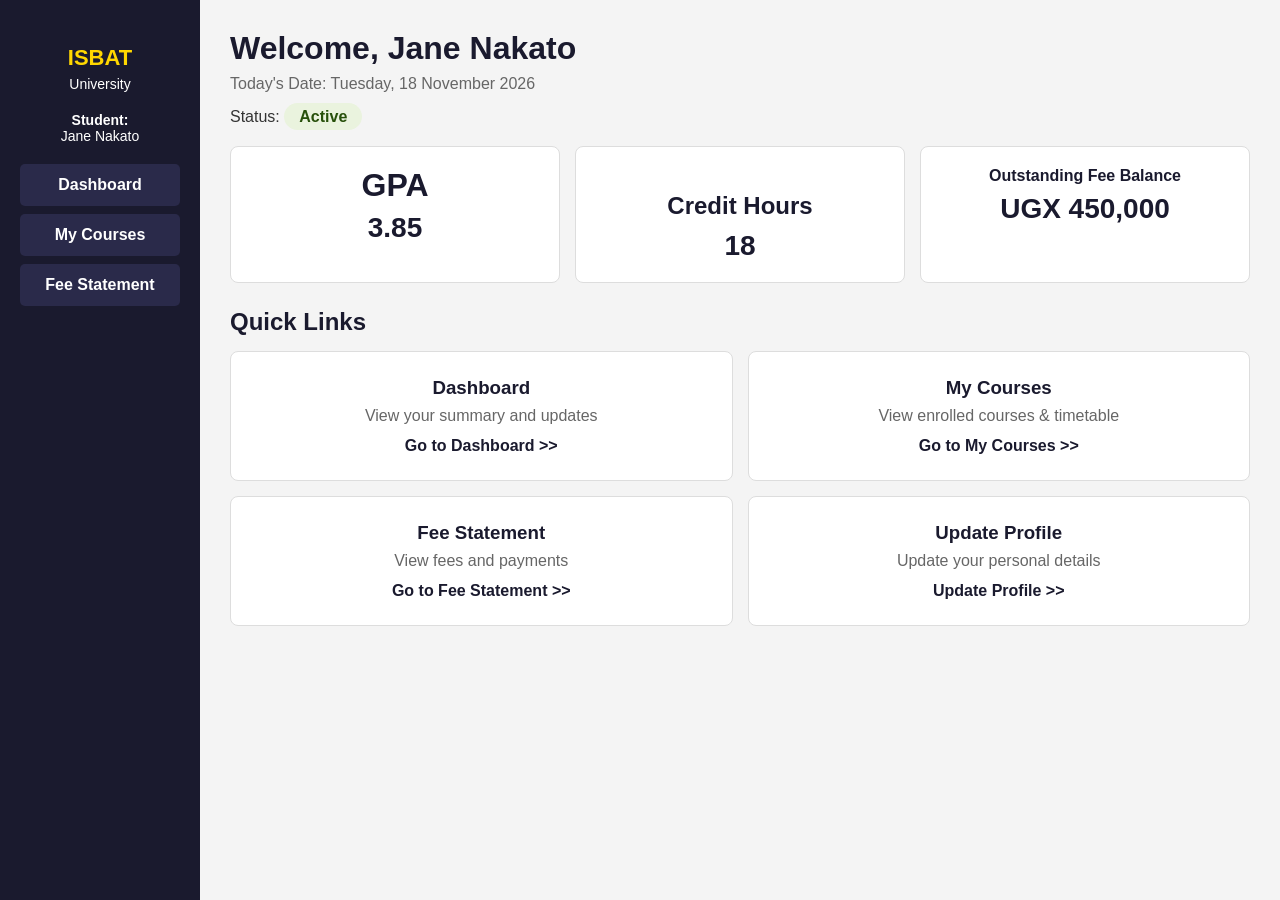
<file: index.html>
<!DOCTYPE html>
<html lang="en">
<head>
    <title>ISBAT - Student Dashboard</title>
    <meta charset="UTF-8">
    <link rel="stylesheet" href="portal.css">
    <!-- INTERNAL CSS - ONLY FOR QUICK-LINKS GRID -->
    <style>
        .quick-links {
            display: grid;
            grid-template-columns: 1fr 1fr;
            gap: 15px;
            margin-top: 15px;
        }
        .quick-card {
            background: white; border: 1px solid #ddd; border-radius: 8px;
            padding: 25px; text-align: center;
        }
        .quick-card h3 { color: #1A1A2E; margin-bottom: 8px; }
        .quick-card p { color: #666; margin-bottom: 12px; }
        .quick-card a { color: #1A1A2E; font-weight: bold; text-decoration: none; }
        .quick-card a:hover { color: #FFD700; }
    </style>
</head>
<body>

    <!-- SIDEBAR -->
    <div class="sidebar">
        <h2>ISBAT</h2>
        <p>University</p>
        <p><strong>Student:</strong><br>Jane Nakato</p>
        <nav>
            <a href="index.html">Dashboard</a>
            <a href="courses.html">My Courses</a>
            <a href="fees.html">Fee Statement</a>
        </nav>
    </div>

    <!-- MAIN AREA -->
    <div class="main">
        <h1>Welcome, Jane Nakato</h1>
        <p class="date">Today's Date: Tuesday, 18 November 2026</p>

        <!-- STATUS BADGE - INLINE CSS ONLY -->
        <p>Status: <span style="background:#EAF3DE; color:#27500A; 
        padding:5px 15px; border-radius:20px; font-weight:bold;">Active</span></p>

        <!-- 3 SUMMARY CARDS -->
        <div class="metrics">
            <div class="metric-card">
                <h1>GPA</h1>
                <p class="value">3.85</p>
            </div>
            
            <div class="metric-card">
                <h2>Credit Hours</h2>
                <p class="value">18</p>
            </div>
           
            <div class="metric-card">
                <h3>Outstanding Fee Balance</h3>
                <p class="value">UGX 450,000</p>
            </div>
        </div>

        <h2>Quick Links</h2>
        <div class="quick-links">
            
            <div class="quick-card">
                <h3>Dashboard</h3>
                <p>View your summary and updates</p>
                <a href="index.html">Go to Dashboard &gt;&gt;</a>
            </div>
            
            <div class="quick-card">
                <h3>My Courses</h3>
                <p>View enrolled courses & timetable</p>
                <a href="courses.html">Go to My Courses &gt;&gt;</a>
            </div>
            
            <div class="quick-card">
                <h3>Fee Statement</h3>
                <p>View fees and payments</p>
                <a href="fees.html">Go to Fee Statement &gt;&gt;</a>
            </div>
            
            <div class="quick-card">
                <h3>Update Profile</h3>
                <p>Update your personal details</p>
                <a href="#">Update Profile &gt;&gt;</a>
            </div>
        </div>
    </div>

</body>
</html>
</file>
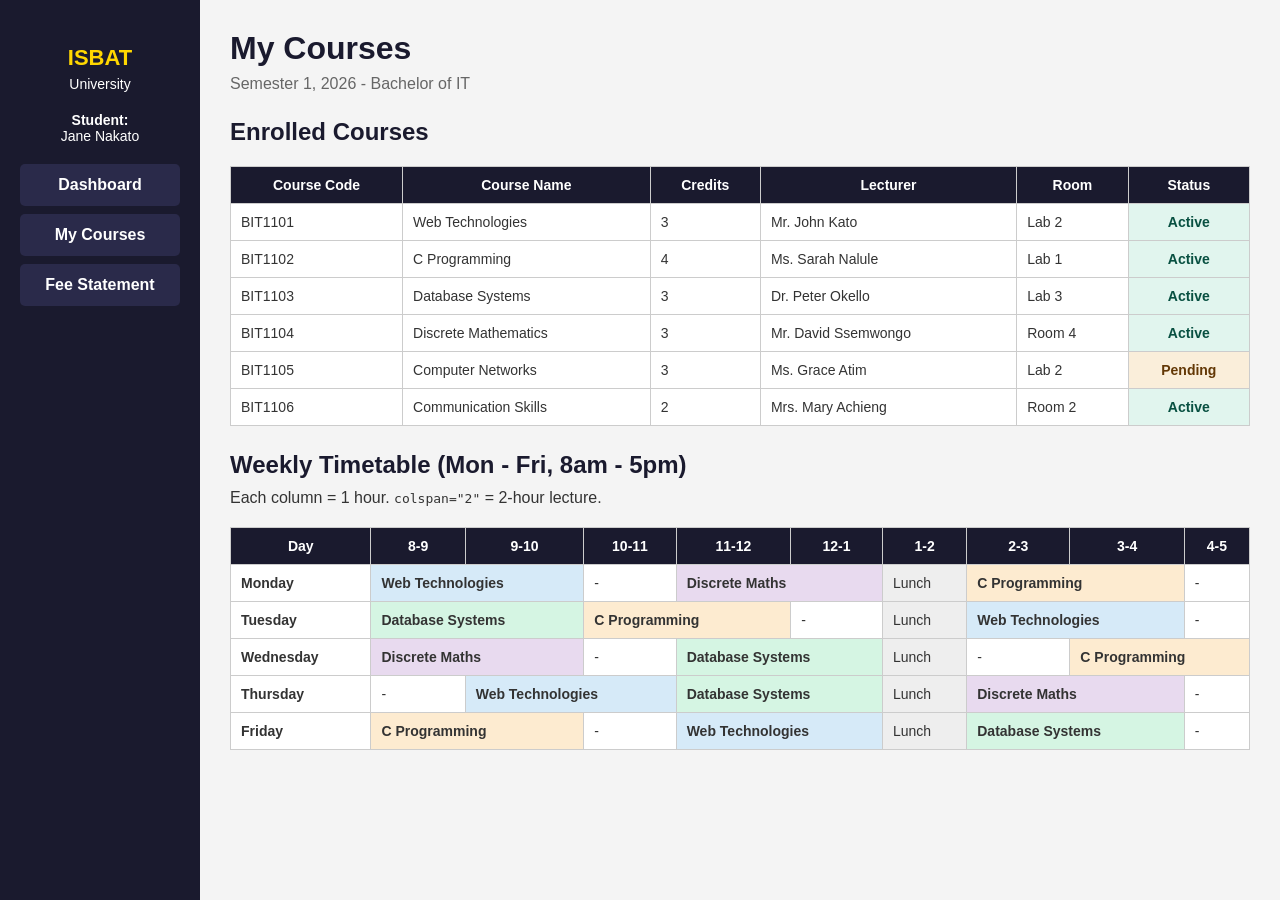
<file: courses.html>
<!DOCTYPE html>
<html lang="en">
<head>
    <title>ISBAT - My Courses</title>
    <meta charset="UTF-8">
    <link rel="stylesheet" href="portal.css">
    <!-- INTERNAL CSS - ONLY FOR TIMETABLE COLOURS -->
    <style>
        .webtech { background: #D6EAF8; font-weight: bold; }
        .cprog { background: #FDEBD0; font-weight: bold; }
        .db { background: #D5F5E3; font-weight: bold; }
        .discrete { background: #E8DAEF; font-weight: bold; }
        .lunch { background: #EEEEEE; }
    </style>
</head>
<body>

    <div class="sidebar">
        <h2>ISBAT</h2>
        <p>University</p>
        <p><strong>Student:</strong><br>Jane Nakato</p>
        <nav>
            <a href="index.html">Dashboard</a>
            <a href="courses.html">My Courses</a>
            <a href="fees.html">Fee Statement</a>
        </nav>
    </div>

    <div class="main">
        <h1>My Courses</h1>
        <p class="date">Semester 1, 2026 - Bachelor of IT</p>

        <h2>Enrolled Courses</h2>
        <table>
            <tr><th>Course Code</th><th>Course Name</th><th>Credits</th><th>Lecturer</th><th>Room</th><th>Status</th></tr>
            <tr><td>BIT1101</td><td>Web Technologies</td><td>3</td><td>Mr. John Kato</td><td>Lab 2</td><td style="background:#E1F5EE; color:#085041; font-weight:bold; text-align:center;">Active</td></tr>
            <tr><td>BIT1102</td><td>C Programming</td><td>4</td><td>Ms. Sarah Nalule</td><td>Lab 1</td><td style="background:#E1F5EE; color:#085041; font-weight:bold; text-align:center;">Active</td></tr>
            <tr><td>BIT1103</td><td>Database Systems</td><td>3</td><td>Dr. Peter Okello</td><td>Lab 3</td><td style="background:#E1F5EE; color:#085041; font-weight:bold; text-align:center;">Active</td></tr>
            <tr><td>BIT1104</td><td>Discrete Mathematics</td><td>3</td><td>Mr. David Ssemwongo</td><td>Room 4</td><td style="background:#E1F5EE; color:#085041; font-weight:bold; text-align:center;">Active</td></tr>
            <tr><td>BIT1105</td><td>Computer Networks</td><td>3</td><td>Ms. Grace Atim</td><td>Lab 2</td><td style="background:#FAEEDA; color:#633806; font-weight:bold; text-align:center;">Pending</td></tr>
            <tr><td>BIT1106</td><td>Communication Skills</td><td>2</td><td>Mrs. Mary Achieng</td><td>Room 2</td><td style="background:#E1F5EE; color:#085041; font-weight:bold; text-align:center;">Active</td></tr>
        </table>

        <h2>Weekly Timetable (Mon - Fri, 8am - 5pm)</h2>
        <p>Each column = 1 hour. <code>colspan="2"</code> = 2-hour lecture.</p>
        <table>
            <tr><th>Day</th><th>8-9</th><th>9-10</th><th>10-11</th><th>11-12</th><th>12-1</th><th>1-2</th><th>2-3</th><th>3-4</th><th>4-5</th></tr>
            <tr>
                <td><strong>Monday</strong></td>
                <td colspan="2" class="webtech">Web Technologies</td>
                <td>-</td>
                <td colspan="2" class="discrete">Discrete Maths</td>
                <td class="lunch">Lunch</td>
                <td colspan="2" class="cprog">C Programming</td>
                <td>-</td>
            </tr>
            <tr>
                <td><strong>Tuesday</strong></td>
                <td colspan="2" class="db">Database Systems</td>
                <td colspan="2" class="cprog">C Programming</td>
                <td>-</td>
                <td class="lunch">Lunch</td>
                <td colspan="2" class="webtech">Web Technologies</td>
                <td>-</td>
            </tr>
            <tr>
                <td><strong>Wednesday</strong></td>
                <td colspan="2" class="discrete">Discrete Maths</td>
                <td>-</td>
                <td colspan="2" class="db">Database Systems</td>
                <td class="lunch">Lunch</td>
                <td>-</td>
                <td colspan="2" class="cprog">C Programming</td>
            </tr>
            <tr>
                <td><strong>Thursday</strong></td>
                <td>-</td>
                <td colspan="2" class="webtech">Web Technologies</td>
                <td colspan="2" class="db">Database Systems</td>
                <td class="lunch">Lunch</td>
                <td colspan="2" class="discrete">Discrete Maths</td>
                <td>-</td>
            </tr>
            <tr>
                <td><strong>Friday</strong></td>
                <td colspan="2" class="cprog">C Programming</td>
                <td>-</td>
                <td colspan="2" class="webtech">Web Technologies</td>
                <td class="lunch">Lunch</td>
                <td colspan="2" class="db">Database Systems</td>
                <td>-</td>
            </tr>
        </table>
    </div>

</body>
</html>
</file>
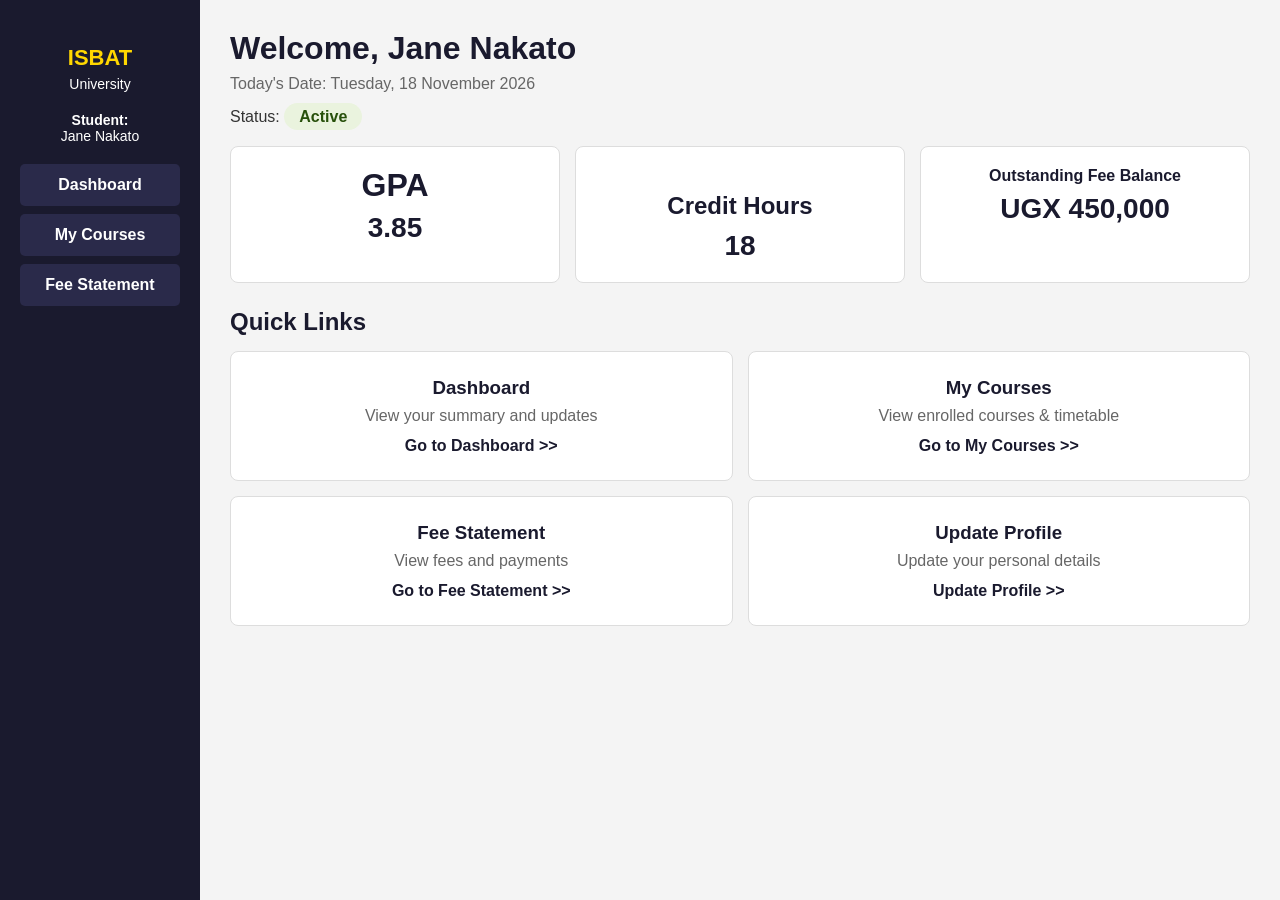
<file: dashboard.html>
<!DOCTYPE html>
<html lang="en">
<head>
    <title>ISBAT - Student Dashboard</title>
    <meta charset="UTF-8">
    <link rel="stylesheet" href="portal.css">
    <!-- INTERNAL CSS - ONLY FOR QUICK-LINKS GRID -->
    <style>
        .quick-links {
            display: grid;
            grid-template-columns: 1fr 1fr;
            gap: 15px;
            margin-top: 15px;
        }
        .quick-card {
            background: white; border: 1px solid #ddd; border-radius: 8px;
            padding: 25px; text-align: center;
        }
        .quick-card h3 { color: #1A1A2E; margin-bottom: 8px; }
        .quick-card p { color: #666; margin-bottom: 12px; }
        .quick-card a { color: #1A1A2E; font-weight: bold; text-decoration: none; }
        .quick-card a:hover { color: #FFD700; }
    </style>
</head>
<body>

    <!-- SIDEBAR -->
    <div class="sidebar">
        <h2>ISBAT</h2>
        <p>University</p>
        <p><strong>Student:</strong><br>Jane Nakato</p>
        <nav>
            <a href="dashboard.html">Dashboard</a>
            <a href="courses.html">My Courses</a>
            <a href="fees.html">Fee Statement</a>
        </nav>
    </div>

    <!-- MAIN AREA -->
    <div class="main">
        <h1>Welcome, Jane Nakato</h1>
        <p class="date">Today's Date: Tuesday, 18 November 2026</p>

        <!-- STATUS BADGE - INLINE CSS ONLY -->
        <p>Status: <span style="background:#EAF3DE; color:#27500A; 
        padding:5px 15px; border-radius:20px; font-weight:bold;">Active</span></p>

        <!-- 3 SUMMARY CARDS -->
        <div class="metrics">
            <div class="metric-card">
                <h1>GPA</h1>
                <p class="value">3.85</p>
            </div>
            
            <div class="metric-card">
                <h2>Credit Hours</h2>
                <p class="value">18</p>
            </div>
           
            <div class="metric-card">
                <h3>Outstanding Fee Balance</h3>
                <p class="value">UGX 450,000</p>
            </div>
        </div>

        <h2>Quick Links</h2>
        <div class="quick-links">
            
            <div class="quick-card">
                <h3>Dashboard</h3>
                <p>View your summary and updates</p>
                <a href="dashboard.html">Go to Dashboard &gt;&gt;</a>
            </div>
            
            <div class="quick-card">
                <h3>My Courses</h3>
                <p>View enrolled courses & timetable</p>
                <a href="courses.html">Go to My Courses &gt;&gt;</a>
            </div>
            
            <div class="quick-card">
                <h3>Fee Statement</h3>
                <p>View fees and payments</p>
                <a href="fees.html">Go to Fee Statement &gt;&gt;</a>
            </div>
            
            <div class="quick-card">
                <h3>Update Profile</h3>
                <p>Update your personal details</p>
                <a href="#">Update Profile &gt;&gt;</a>
            </div>
        </div>
    </div>

</body>
</html>
</file>
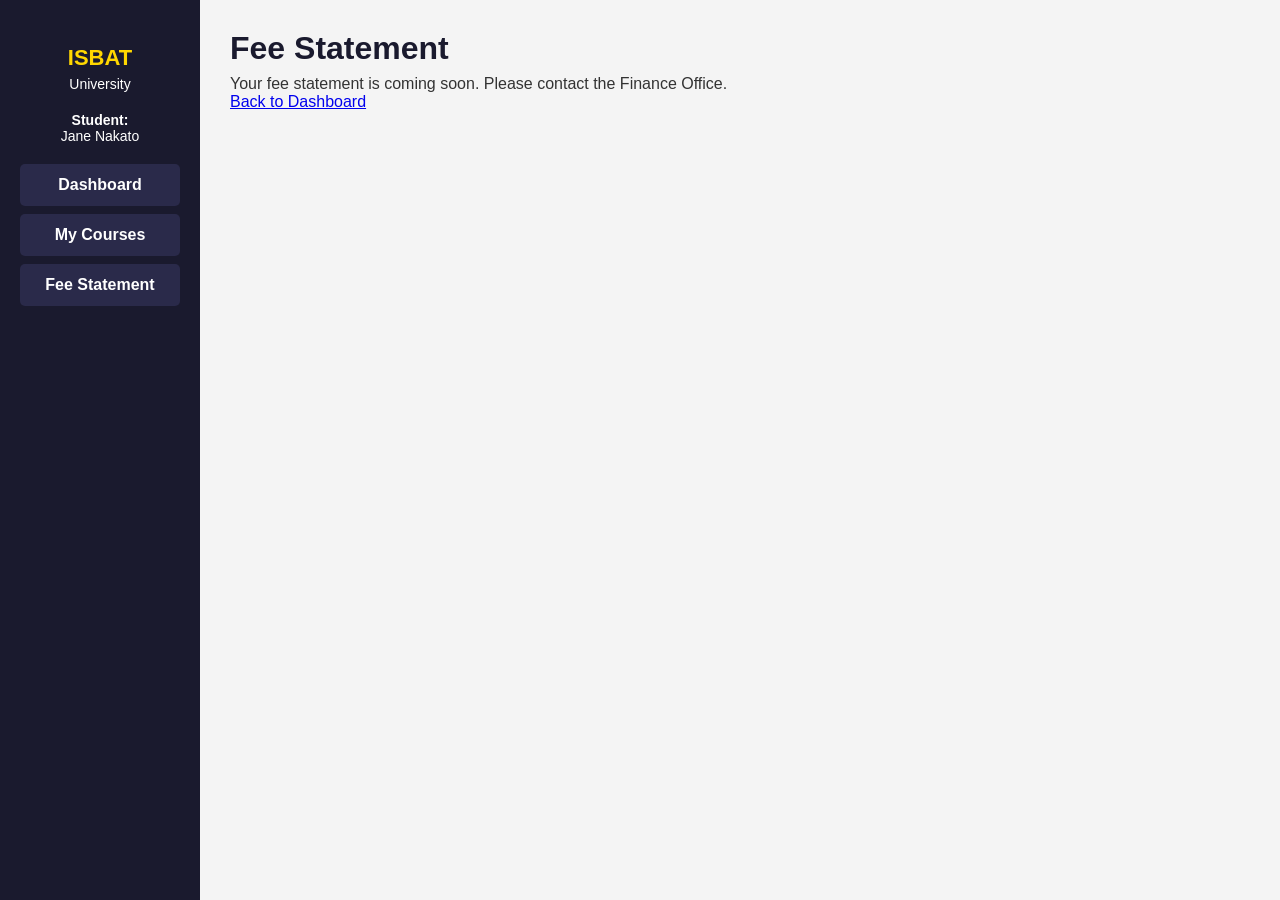
<file: fees.html>
<!DOCTYPE html>
<html lang="en">
<head>
    <title>Fee Statement - ISBAT</title>
    <meta charset="UTF-8">
    <link rel="stylesheet" href="portal.css">
</head>

<body>
    <div class="sidebar">
        <h2>ISBAT</h2>
        <p>University</p>
        <p><strong>Student:</strong><br>Jane Nakato</p>
    <nav>
        <a href="index.html">Dashboard</a>
        <a href="courses.html">My Courses</a>
        <a href="fees.html">Fee Statement</a>
    </nav>
</div>
    
<div class="main">
    <h1>Fee Statement</h1>
    <p>Your fee statement is coming soon. Please contact the Finance Office.</p>
    <p><a href="index.html">Back to Dashboard</a></p>
</div>
</body>
</html>
</file>
<file: portal.css>
* { margin: 0; padding: 0; box-sizing: border-box; }

body { font-family: Arial, sans-serif; background: #f4f4f4; color: #333; }

/* SIDEBAR - fixed, 200px, #1A1A2E */
.sidebar {
  position: fixed; top: 0; left: 0;
  width: 200px; height: 100%;
  background: #1A1A2E; color: white;
  padding: 20px; text-align: center;
}
.sidebar h2 { font-size: 22px; margin-bottom: 5px; color: #FFD700; }
.sidebar p { margin-bottom: 20px; font-size: 14px; }
.sidebar nav a { display: block; color: white; text-decoration: none; padding: 12px; margin-bottom: 8px; background: #2A2A4A; border-radius: 5px; font-weight: bold; }
.sidebar nav a:hover { background: #FFD700; color: #1A1A2E; }

/* MAIN AREA - pushed right by 200px */
.main { margin-left: 200px; padding: 30px; }
.main h1 { margin-bottom: 8px; color: #1A1A2E; }
.main .date { color: #666; margin-bottom: 15px; }

/* 3 SUMMARY CARDS - Flexbox */
.metrics { display: flex; gap: 15px; margin: 20px 0; flex-wrap: wrap; }
.metric-card {
  flex: 1; background: white; border: 1px solid #ddd;
  border-radius: 8px; padding: 20px; text-align: center;
}
.metric-card h3 { color: #1A1A2E; margin-bottom: 8px; font-size: 16px; }
.metric-card .value { font-size: 28px; font-weight: bold; color: #1A1A2E; }

/* TABLES */
table { width: 100%; border-collapse: collapse; background: white; margin: 20px 0; }
th, td { border: 1px solid #ccc; padding: 10px; text-align: center; font-size: 14px; }
th { background: #1A1A2E; color: white; }
td { text-align: left; }

h2 { color: #1A1A2E; margin: 25px 0 10px 0; }
</file>
